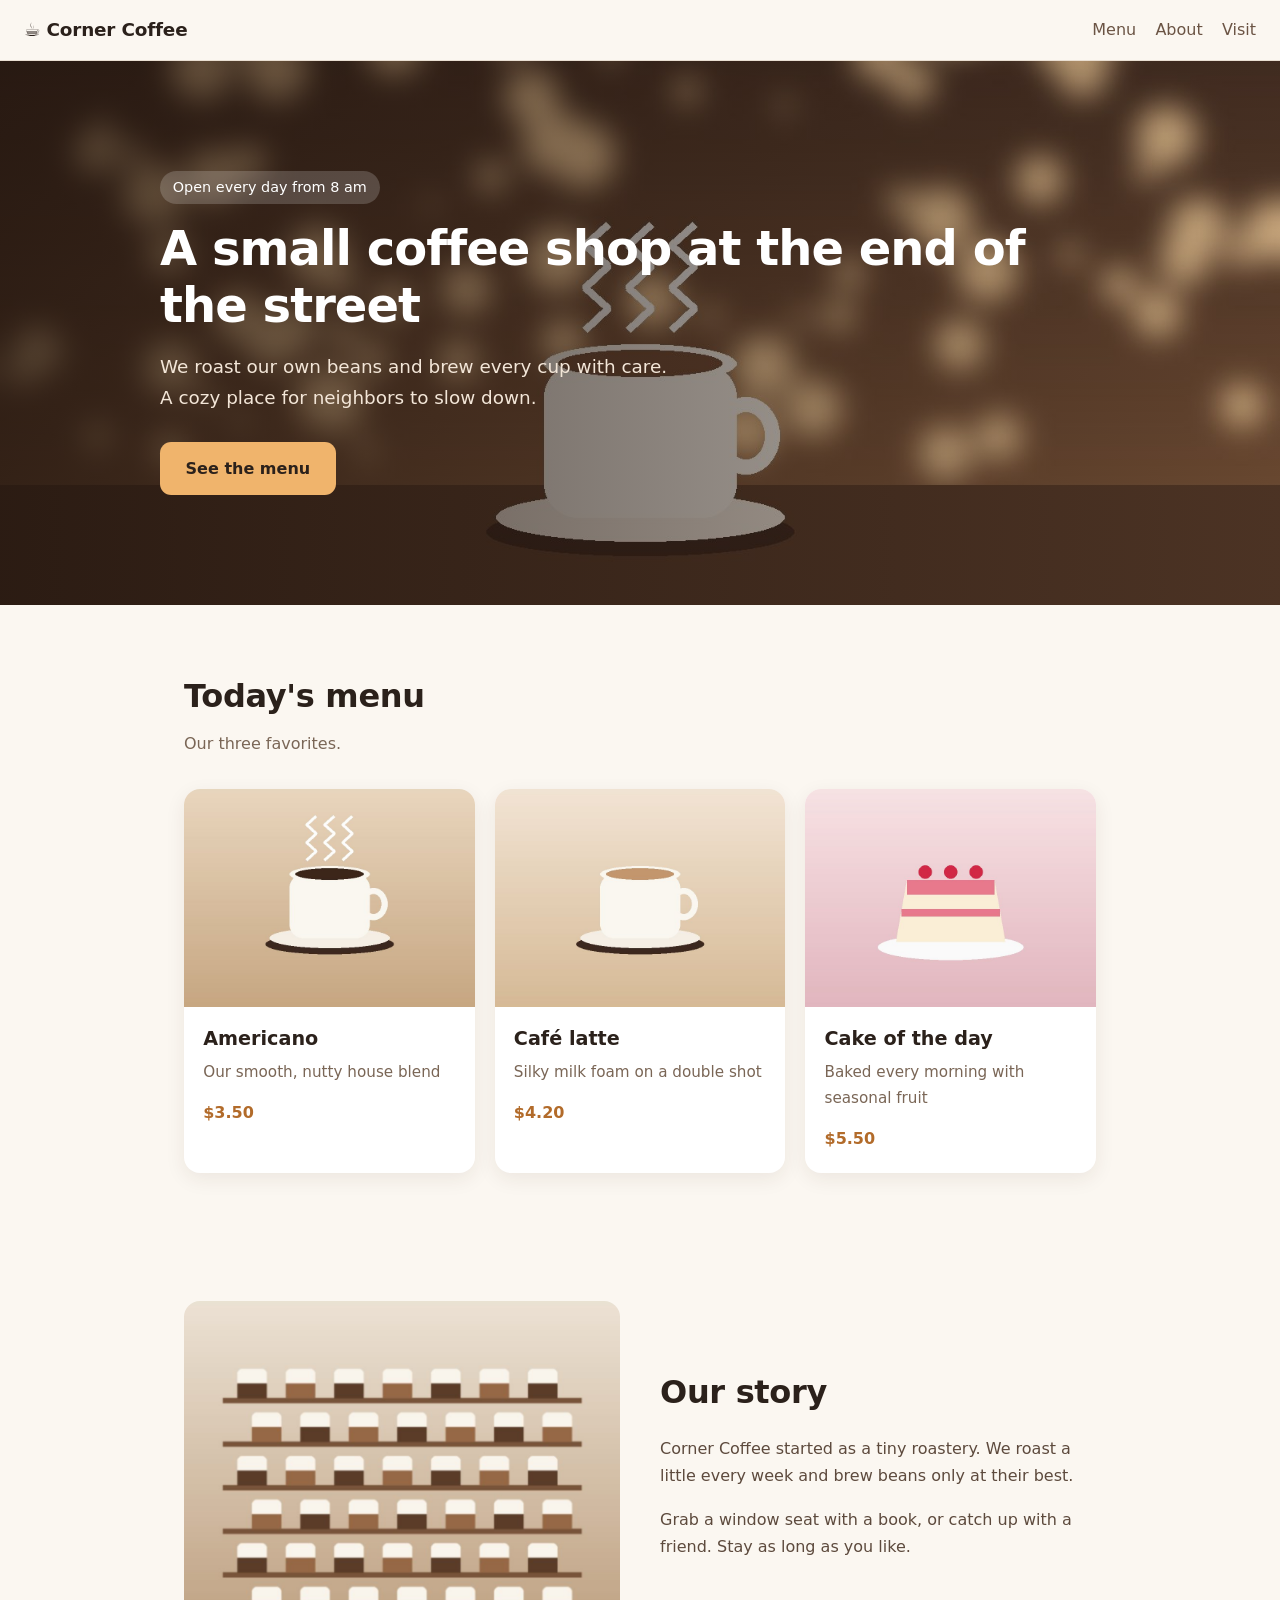
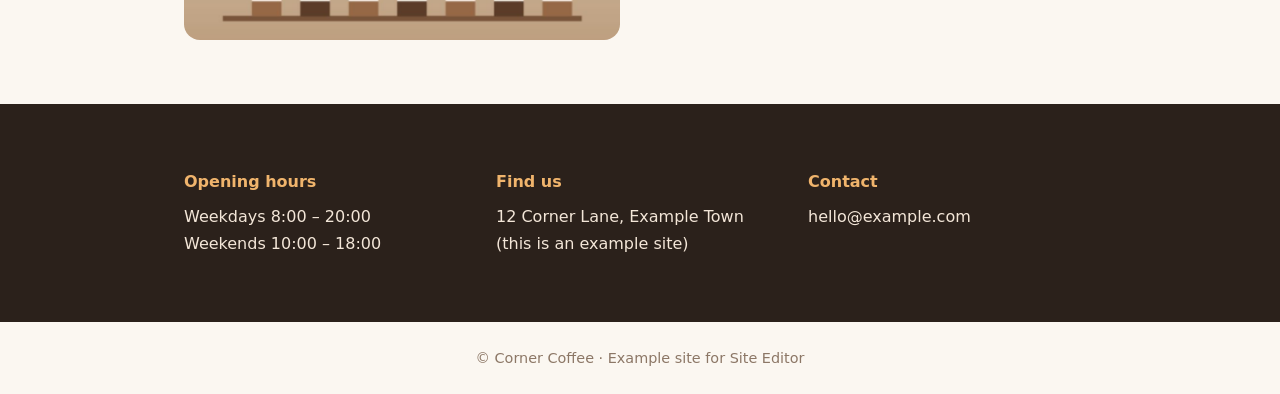
<file: examples/cafe-en/index.html>
<!doctype html>
<html lang="en">
<head>
  <meta charset="utf-8">
  <meta name="viewport" content="width=device-width, initial-scale=1">
  <title>Corner Coffee</title>
  <meta name="description" content="Corner Coffee, a small coffee shop at the end of the street (example site for Site Editor)">
  <link rel="stylesheet" href="style.css">
</head>
<body>
  <header class="top">
    <a class="logo" href="#">☕ Corner Coffee</a>
    <nav class="menu-links">
      <a href="#menu">Menu</a>
      <a href="#about">About</a>
      <a href="#visit">Visit</a>
    </nav>
  </header>

  <section class="hero">
    <div class="inner">
      <span class="tag">Open every day from 8 am</span>
      <h1>A small coffee shop at the end of the street</h1>
      <p>We roast our own beans and brew every cup with care. A cozy place for neighbors to slow down.</p>
      <a class="button" href="#menu">See the menu</a>
    </div>
  </section>

  <section class="section" id="menu">
    <h2>Today's menu</h2>
    <p class="lead">Our three favorites.</p>
    <div class="cards">
      <article class="card">
        <img src="img/americano.jpg" alt="A steaming americano">
        <div class="body">
          <h3>Americano</h3>
          <p>Our smooth, nutty house blend</p>
          <span class="price">$3.50</span>
        </div>
      </article>
      <article class="card">
        <img src="img/latte.jpg" alt="A creamy latte">
        <div class="body">
          <h3>Café latte</h3>
          <p>Silky milk foam on a double shot</p>
          <span class="price">$4.20</span>
        </div>
      </article>
      <article class="card">
        <img src="img/cake.jpg" alt="A strawberry cake">
        <div class="body">
          <h3>Cake of the day</h3>
          <p>Baked every morning with seasonal fruit</p>
          <span class="price">$5.50</span>
        </div>
      </article>
    </div>
  </section>

  <section class="section about" id="about">
    <img src="img/about.jpg" alt="Shelves with jars of coffee beans">
    <div>
      <h2>Our story</h2>
      <p>Corner Coffee started as a tiny roastery. We roast a little every week and brew beans only at their best.</p>
      <p>Grab a window seat with a book, or catch up with a friend. Stay as long as you like.</p>
    </div>
  </section>

  <section class="info" id="visit">
    <div class="section">
      <div>
        <h3>Opening hours</h3>
        <p>Weekdays 8:00 – 20:00<br>Weekends 10:00 – 18:00</p>
      </div>
      <div>
        <h3>Find us</h3>
        <p>12 Corner Lane, Example Town<br>(this is an example site)</p>
      </div>
      <div>
        <h3>Contact</h3>
        <p>hello@example.com</p>
      </div>
    </div>
  </section>

  <footer class="foot">© Corner Coffee · Example site for Site Editor</footer>
</body>
</html>
</file>
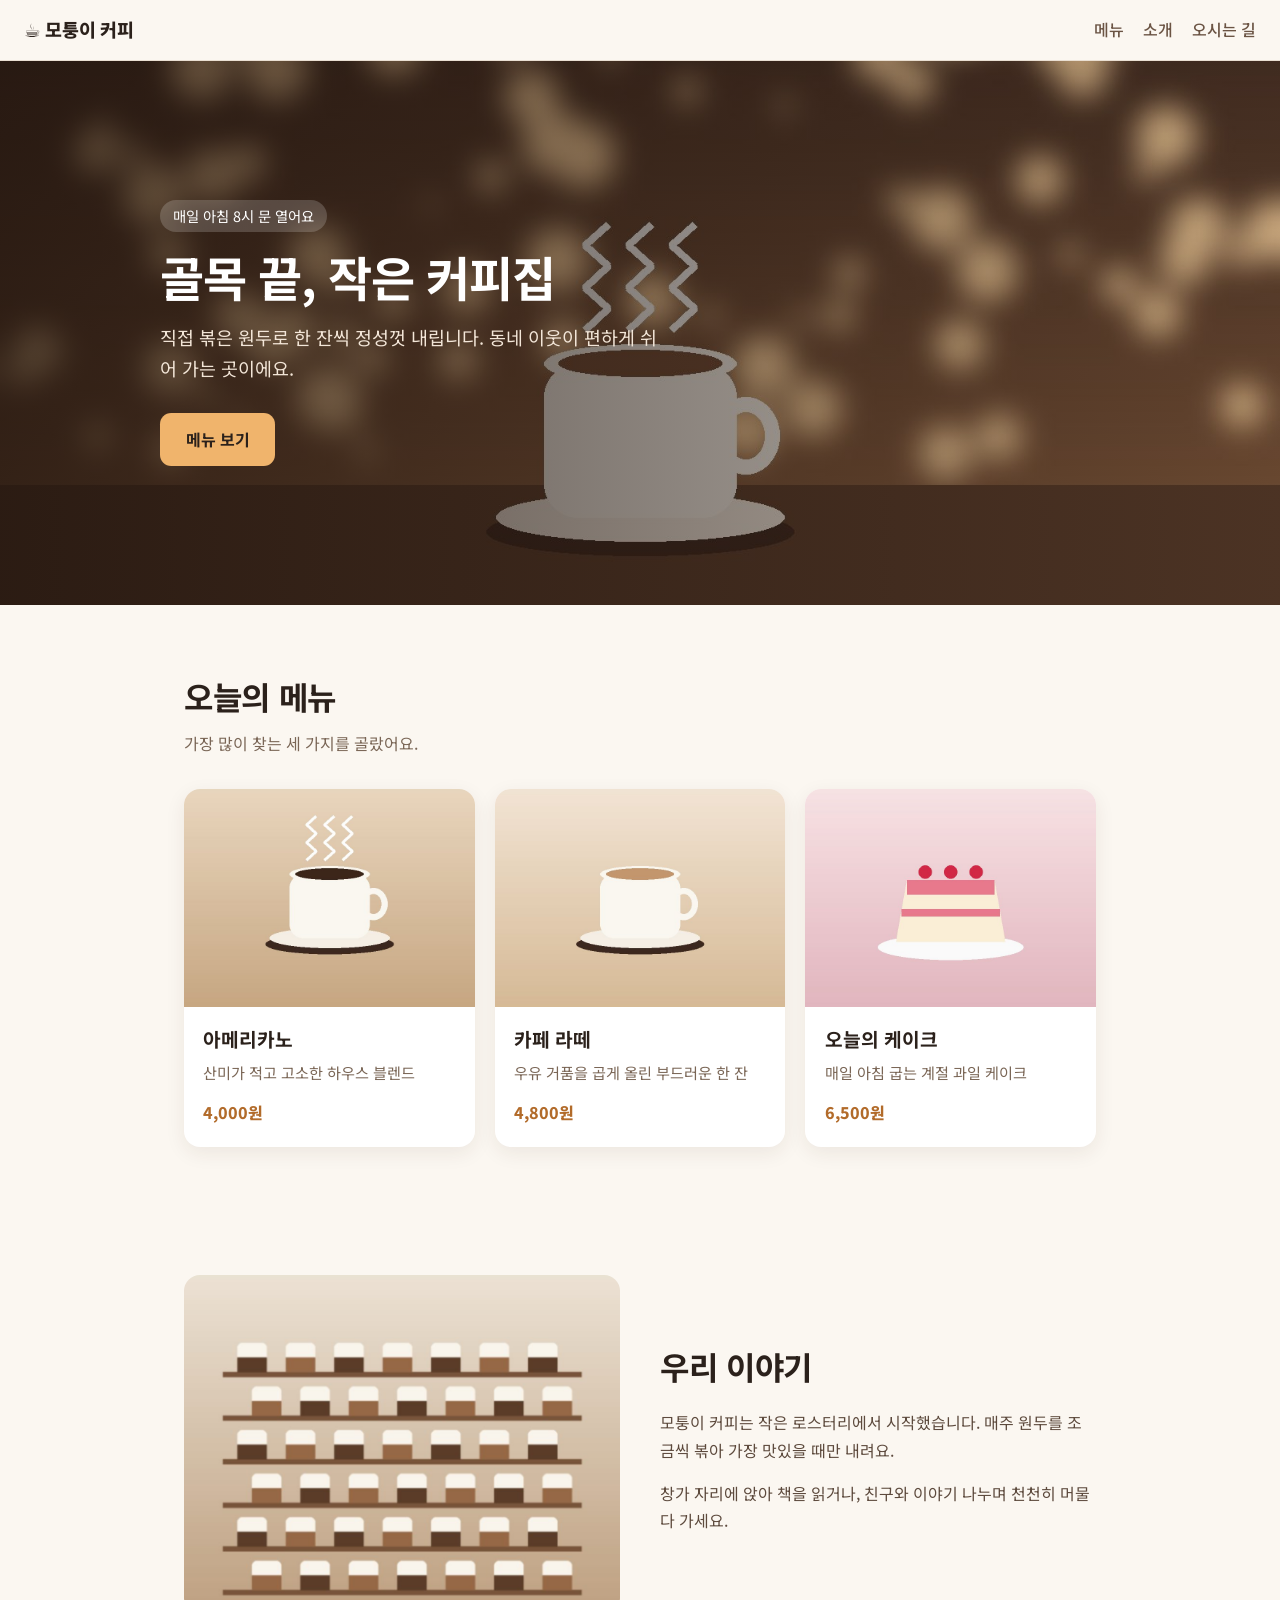
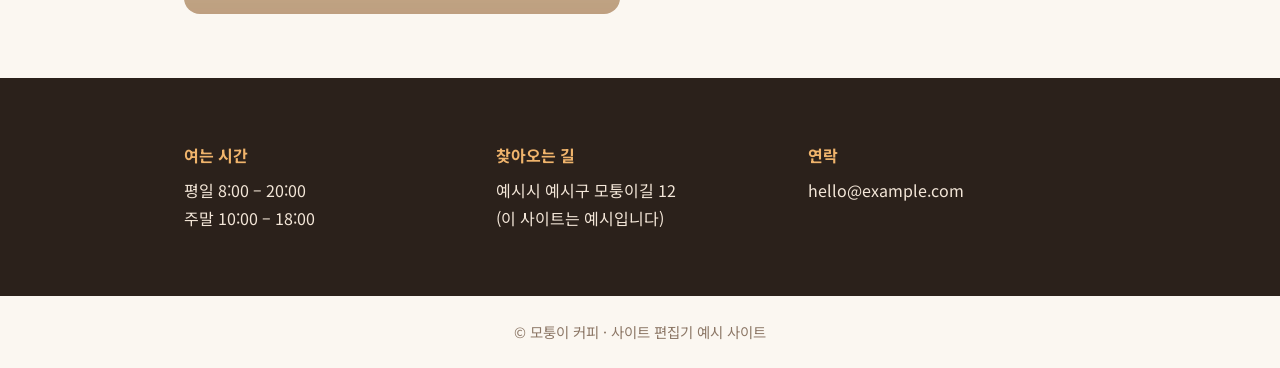
<file: examples/cafe-ko/index.html>
<!doctype html>
<html lang="ko">
<head>
  <meta charset="utf-8">
  <meta name="viewport" content="width=device-width, initial-scale=1">
  <title>모퉁이 커피</title>
  <meta name="description" content="골목 끝 작은 커피집, 모퉁이 커피 (사이트 편집기 예시 사이트)">
  <link rel="stylesheet" href="https://fonts.googleapis.com/css2?family=Noto+Sans+KR:wght@400;500;700;800&display=swap">
  <link rel="stylesheet" href="style.css">
</head>
<body>
  <header class="top">
    <a class="logo" href="#">☕ 모퉁이 커피</a>
    <nav class="menu-links">
      <a href="#menu">메뉴</a>
      <a href="#about">소개</a>
      <a href="#visit">오시는 길</a>
    </nav>
  </header>

  <section class="hero">
    <div class="inner">
      <span class="tag">매일 아침 8시 문 열어요</span>
      <h1>골목 끝, 작은 커피집</h1>
      <p>직접 볶은 원두로 한 잔씩 정성껏 내립니다. 동네 이웃이 편하게 쉬어 가는 곳이에요.</p>
      <a class="button" href="#menu">메뉴 보기</a>
    </div>
  </section>

  <section class="section" id="menu">
    <h2>오늘의 메뉴</h2>
    <p class="lead">가장 많이 찾는 세 가지를 골랐어요.</p>
    <div class="cards">
      <article class="card">
        <img src="img/americano.jpg" alt="김이 나는 아메리카노">
        <div class="body">
          <h3>아메리카노</h3>
          <p>산미가 적고 고소한 하우스 블렌드</p>
          <span class="price">4,000원</span>
        </div>
      </article>
      <article class="card">
        <img src="img/latte.jpg" alt="부드러운 카페 라떼">
        <div class="body">
          <h3>카페 라떼</h3>
          <p>우유 거품을 곱게 올린 부드러운 한 잔</p>
          <span class="price">4,800원</span>
        </div>
      </article>
      <article class="card">
        <img src="img/cake.jpg" alt="딸기 케이크">
        <div class="body">
          <h3>오늘의 케이크</h3>
          <p>매일 아침 굽는 계절 과일 케이크</p>
          <span class="price">6,500원</span>
        </div>
      </article>
    </div>
  </section>

  <section class="section about" id="about">
    <img src="img/about.jpg" alt="원두 병이 놓인 선반">
    <div>
      <h2>우리 이야기</h2>
      <p>모퉁이 커피는 작은 로스터리에서 시작했습니다. 매주 원두를 조금씩 볶아 가장 맛있을 때만 내려요.</p>
      <p>창가 자리에 앉아 책을 읽거나, 친구와 이야기 나누며 천천히 머물다 가세요.</p>
    </div>
  </section>

  <section class="info" id="visit">
    <div class="section">
      <div>
        <h3>여는 시간</h3>
        <p>평일 8:00 – 20:00<br>주말 10:00 – 18:00</p>
      </div>
      <div>
        <h3>찾아오는 길</h3>
        <p>예시시 예시구 모퉁이길 12<br>(이 사이트는 예시입니다)</p>
      </div>
      <div>
        <h3>연락</h3>
        <p>hello@example.com</p>
      </div>
    </div>
  </section>

  <footer class="foot">© 모퉁이 커피 · 사이트 편집기 예시 사이트</footer>
</body>
</html>
</file>
<file: examples/cafe-en/style.css>
* { box-sizing: border-box; }
html { scroll-behavior: smooth; }
body {
  margin: 0;
  font-family: system-ui, -apple-system, "Segoe UI", sans-serif;
  color: #2b211b;
  background: #fbf7f1;
  line-height: 1.7;
}
img { max-width: 100%; display: block; }
a { color: inherit; }

.top {
  position: sticky; top: 0; z-index: 10;
  display: flex; align-items: center; justify-content: space-between;
  padding: 0.9rem 1.5rem;
  background: rgba(251, 247, 241, 0.92);
  backdrop-filter: blur(8px);
  border-bottom: 1px solid #eadfd2;
}
.logo { font-weight: 800; font-size: 1.15rem; letter-spacing: -0.01em; text-decoration: none; }
.menu-links { display: flex; gap: 1.2rem; }
.menu-links a { text-decoration: none; color: #6b5444; font-weight: 500; }
.menu-links a:hover { color: #2b211b; }

.hero {
  min-height: 34rem;
  display: flex; flex-direction: column; justify-content: center; align-items: flex-start;
  padding: 4rem 1.5rem;
  color: #fff;
  background: linear-gradient(90deg, rgba(30, 18, 12, 0.78), rgba(30, 18, 12, 0.25)), url("img/hero.jpg") center / cover;
}
.hero .inner { max-width: 60rem; margin: 0 auto; width: 100%; }
.hero .tag { display: inline-block; padding: 0.25rem 0.8rem; border-radius: 999px; background: rgba(255, 255, 255, 0.18); font-size: 0.9rem; }
.hero h1 { font-size: 3rem; line-height: 1.2; margin: 1rem 0; letter-spacing: -0.02em; }
.hero p { font-size: 1.15rem; max-width: 32rem; margin: 0 0 1.8rem; color: #f3e6d8; }
.button {
  display: inline-block; padding: 0.8rem 1.6rem; border-radius: 0.7rem;
  background: #f0b46c; color: #2b211b; font-weight: 700; text-decoration: none;
}
.button:hover { background: #f5c486; }

.section { max-width: 60rem; margin: 0 auto; padding: 4rem 1.5rem; }
.section h2 { font-size: 2rem; margin: 0 0 0.4rem; letter-spacing: -0.01em; }
.section .lead { color: #7a6656; margin: 0 0 2rem; }

.cards { display: grid; grid-template-columns: repeat(3, 1fr); gap: 1.25rem; }
.card { background: #fff; border-radius: 1rem; overflow: hidden; box-shadow: 0 6px 20px rgba(60, 40, 20, 0.08); }
.card img { aspect-ratio: 4 / 3; object-fit: cover; width: 100%; }
.card .body { padding: 1rem 1.2rem 1.3rem; }
.card h3 { margin: 0 0 0.3rem; font-size: 1.2rem; }
.card p { margin: 0 0 0.8rem; color: #7a6656; font-size: 0.95rem; }
.price { font-weight: 800; color: #b26b2a; }

.about { display: grid; grid-template-columns: 1fr 1fr; gap: 2.5rem; align-items: center; }
.about img { border-radius: 1rem; }
.about p { color: #5d4a3d; }

.info { background: #2b211b; color: #f3e6d8; }
.info .section { display: grid; grid-template-columns: repeat(3, 1fr); gap: 1.5rem; }
.info h3 { margin: 0 0 0.5rem; color: #f0b46c; font-size: 1rem; }
.info p { margin: 0; }

.foot { text-align: center; padding: 1.5rem; color: #8c7766; font-size: 0.9rem; }

@media (max-width: 720px) {
  .menu-links { gap: 0.8rem; font-size: 0.95rem; }
  .hero h1 { font-size: 2.2rem; }
  .cards, .about, .info .section { grid-template-columns: 1fr; }
}
</file>
<file: examples/cafe-ko/style.css>
* { box-sizing: border-box; }
html { scroll-behavior: smooth; }
body {
  margin: 0;
  font-family: "Noto Sans KR", system-ui, -apple-system, "Segoe UI", sans-serif;
  color: #2b211b;
  background: #fbf7f1;
  line-height: 1.7;
}
img { max-width: 100%; display: block; }
a { color: inherit; }

.top {
  position: sticky; top: 0; z-index: 10;
  display: flex; align-items: center; justify-content: space-between;
  padding: 0.9rem 1.5rem;
  background: rgba(251, 247, 241, 0.92);
  backdrop-filter: blur(8px);
  border-bottom: 1px solid #eadfd2;
}
.logo { font-weight: 800; font-size: 1.15rem; letter-spacing: -0.01em; text-decoration: none; }
.menu-links { display: flex; gap: 1.2rem; }
.menu-links a { text-decoration: none; color: #6b5444; font-weight: 500; }
.menu-links a:hover { color: #2b211b; }

.hero {
  min-height: 34rem;
  display: flex; flex-direction: column; justify-content: center; align-items: flex-start;
  padding: 4rem 1.5rem;
  color: #fff;
  background: linear-gradient(90deg, rgba(30, 18, 12, 0.78), rgba(30, 18, 12, 0.25)), url("img/hero.jpg") center / cover;
}
.hero .inner { max-width: 60rem; margin: 0 auto; width: 100%; }
.hero .tag { display: inline-block; padding: 0.25rem 0.8rem; border-radius: 999px; background: rgba(255, 255, 255, 0.18); font-size: 0.9rem; }
.hero h1 { font-size: 3rem; line-height: 1.2; margin: 1rem 0; letter-spacing: -0.02em; }
.hero p { font-size: 1.15rem; max-width: 32rem; margin: 0 0 1.8rem; color: #f3e6d8; }
.button {
  display: inline-block; padding: 0.8rem 1.6rem; border-radius: 0.7rem;
  background: #f0b46c; color: #2b211b; font-weight: 700; text-decoration: none;
}
.button:hover { background: #f5c486; }

.section { max-width: 60rem; margin: 0 auto; padding: 4rem 1.5rem; }
.section h2 { font-size: 2rem; margin: 0 0 0.4rem; letter-spacing: -0.01em; }
.section .lead { color: #7a6656; margin: 0 0 2rem; }

.cards { display: grid; grid-template-columns: repeat(3, 1fr); gap: 1.25rem; }
.card { background: #fff; border-radius: 1rem; overflow: hidden; box-shadow: 0 6px 20px rgba(60, 40, 20, 0.08); }
.card img { aspect-ratio: 4 / 3; object-fit: cover; width: 100%; }
.card .body { padding: 1rem 1.2rem 1.3rem; }
.card h3 { margin: 0 0 0.3rem; font-size: 1.2rem; }
.card p { margin: 0 0 0.8rem; color: #7a6656; font-size: 0.95rem; }
.price { font-weight: 800; color: #b26b2a; }

.about { display: grid; grid-template-columns: 1fr 1fr; gap: 2.5rem; align-items: center; }
.about img { border-radius: 1rem; }
.about p { color: #5d4a3d; }

.info { background: #2b211b; color: #f3e6d8; }
.info .section { display: grid; grid-template-columns: repeat(3, 1fr); gap: 1.5rem; }
.info h3 { margin: 0 0 0.5rem; color: #f0b46c; font-size: 1rem; }
.info p { margin: 0; }

.foot { text-align: center; padding: 1.5rem; color: #8c7766; font-size: 0.9rem; }

@media (max-width: 720px) {
  .menu-links { gap: 0.8rem; font-size: 0.95rem; }
  .hero h1 { font-size: 2.2rem; }
  .cards, .about, .info .section { grid-template-columns: 1fr; }
}
</file>
